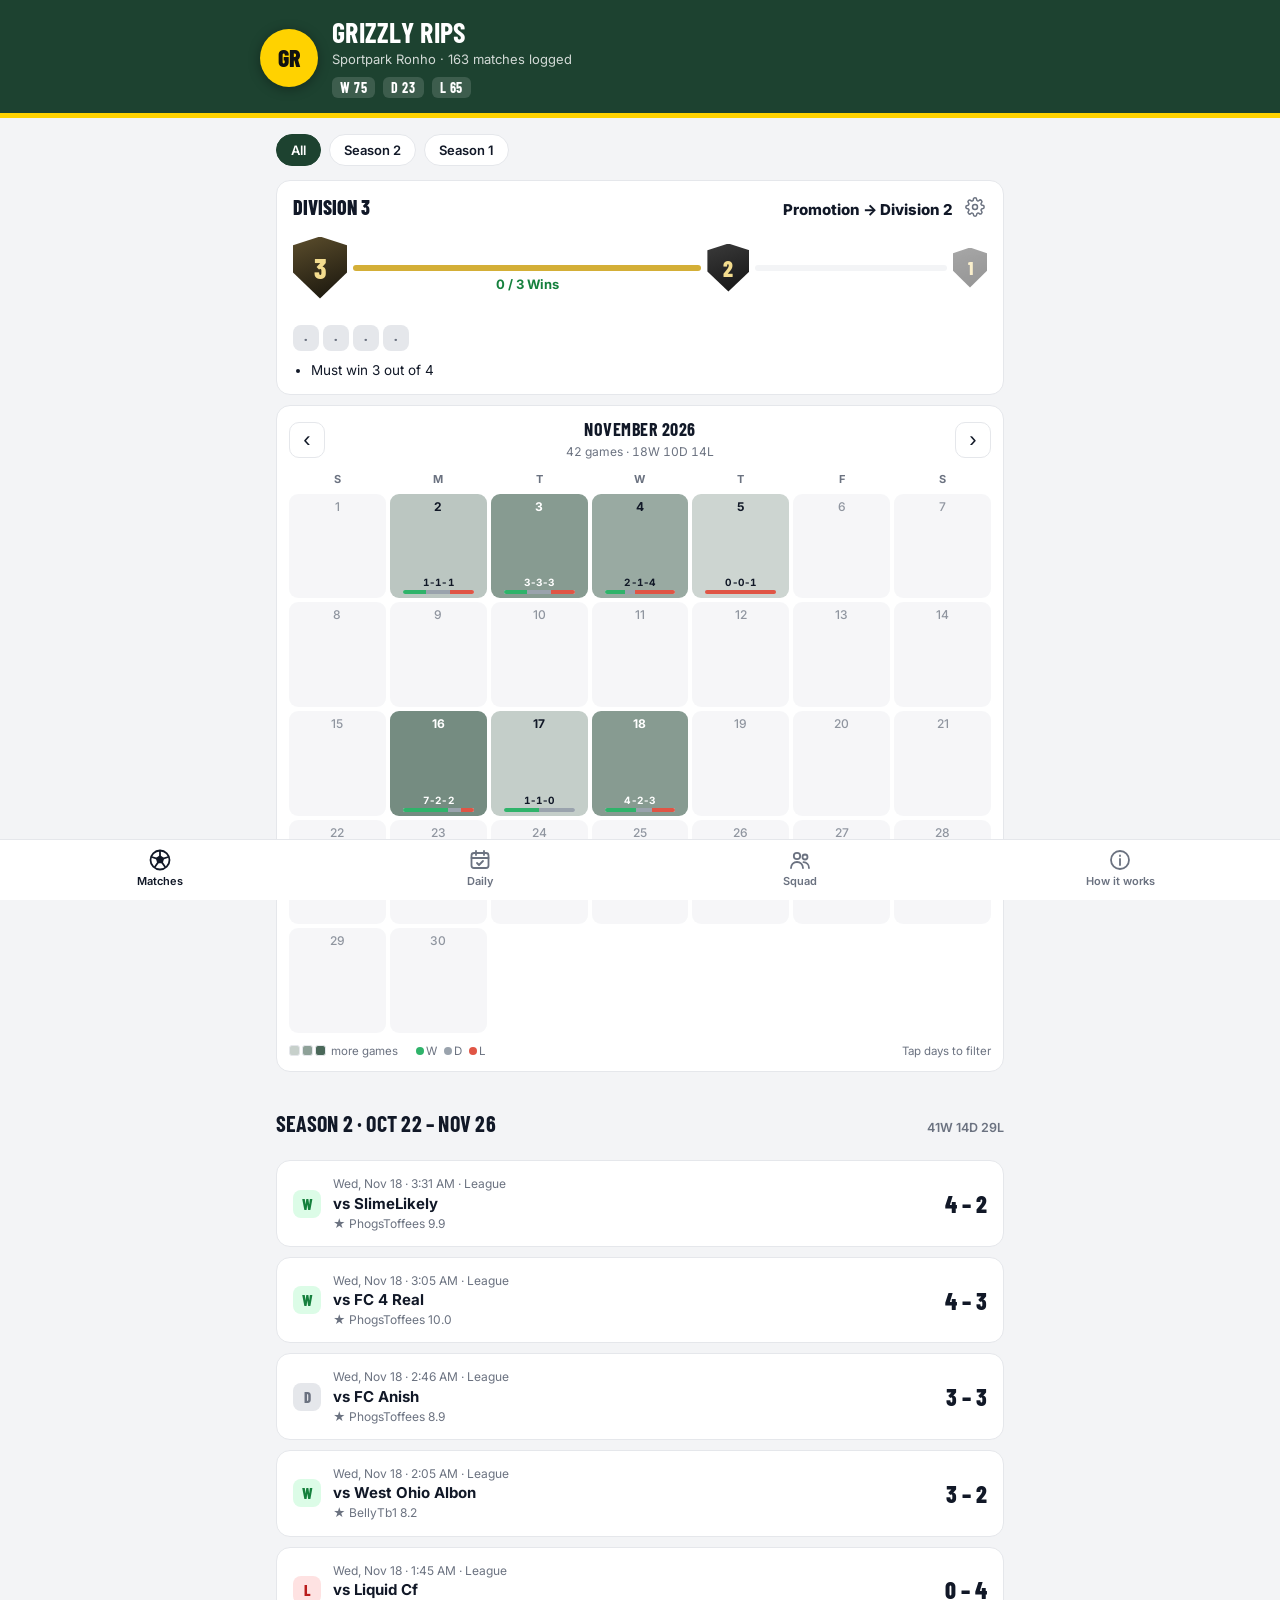
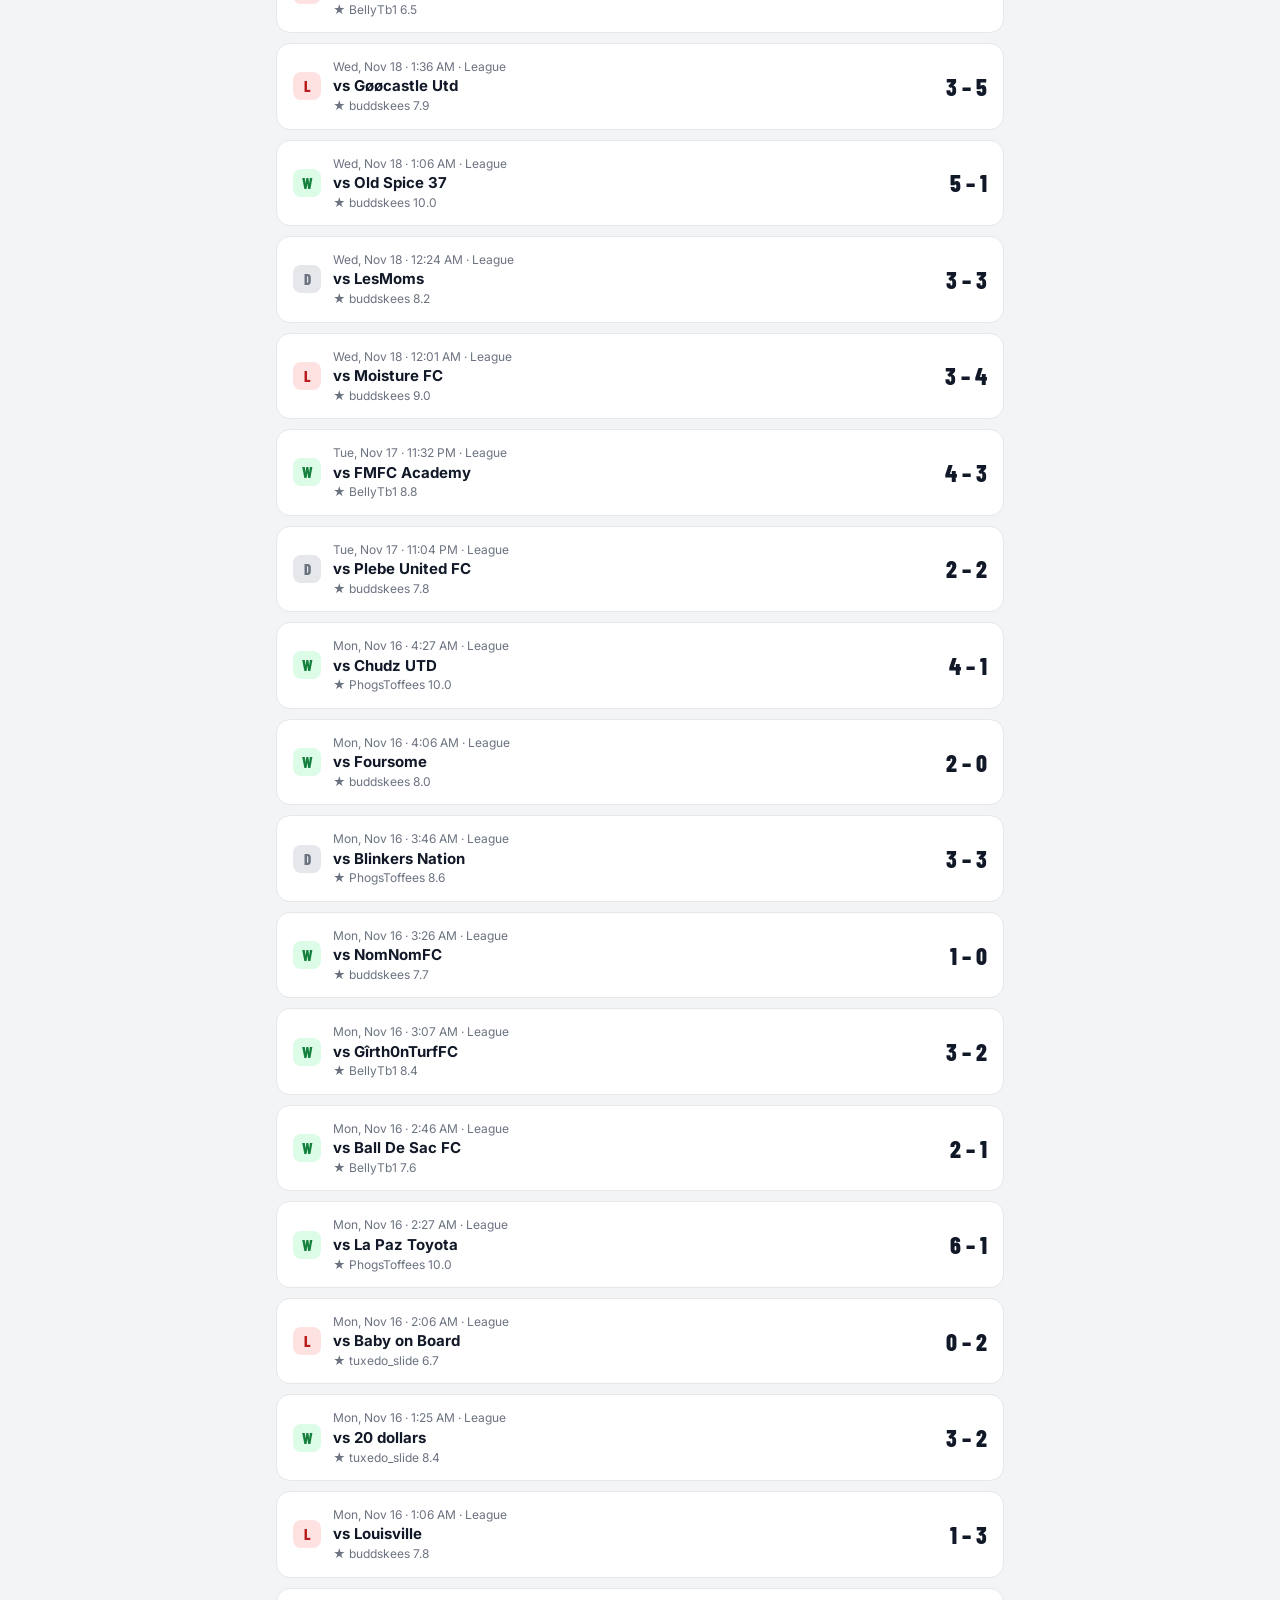
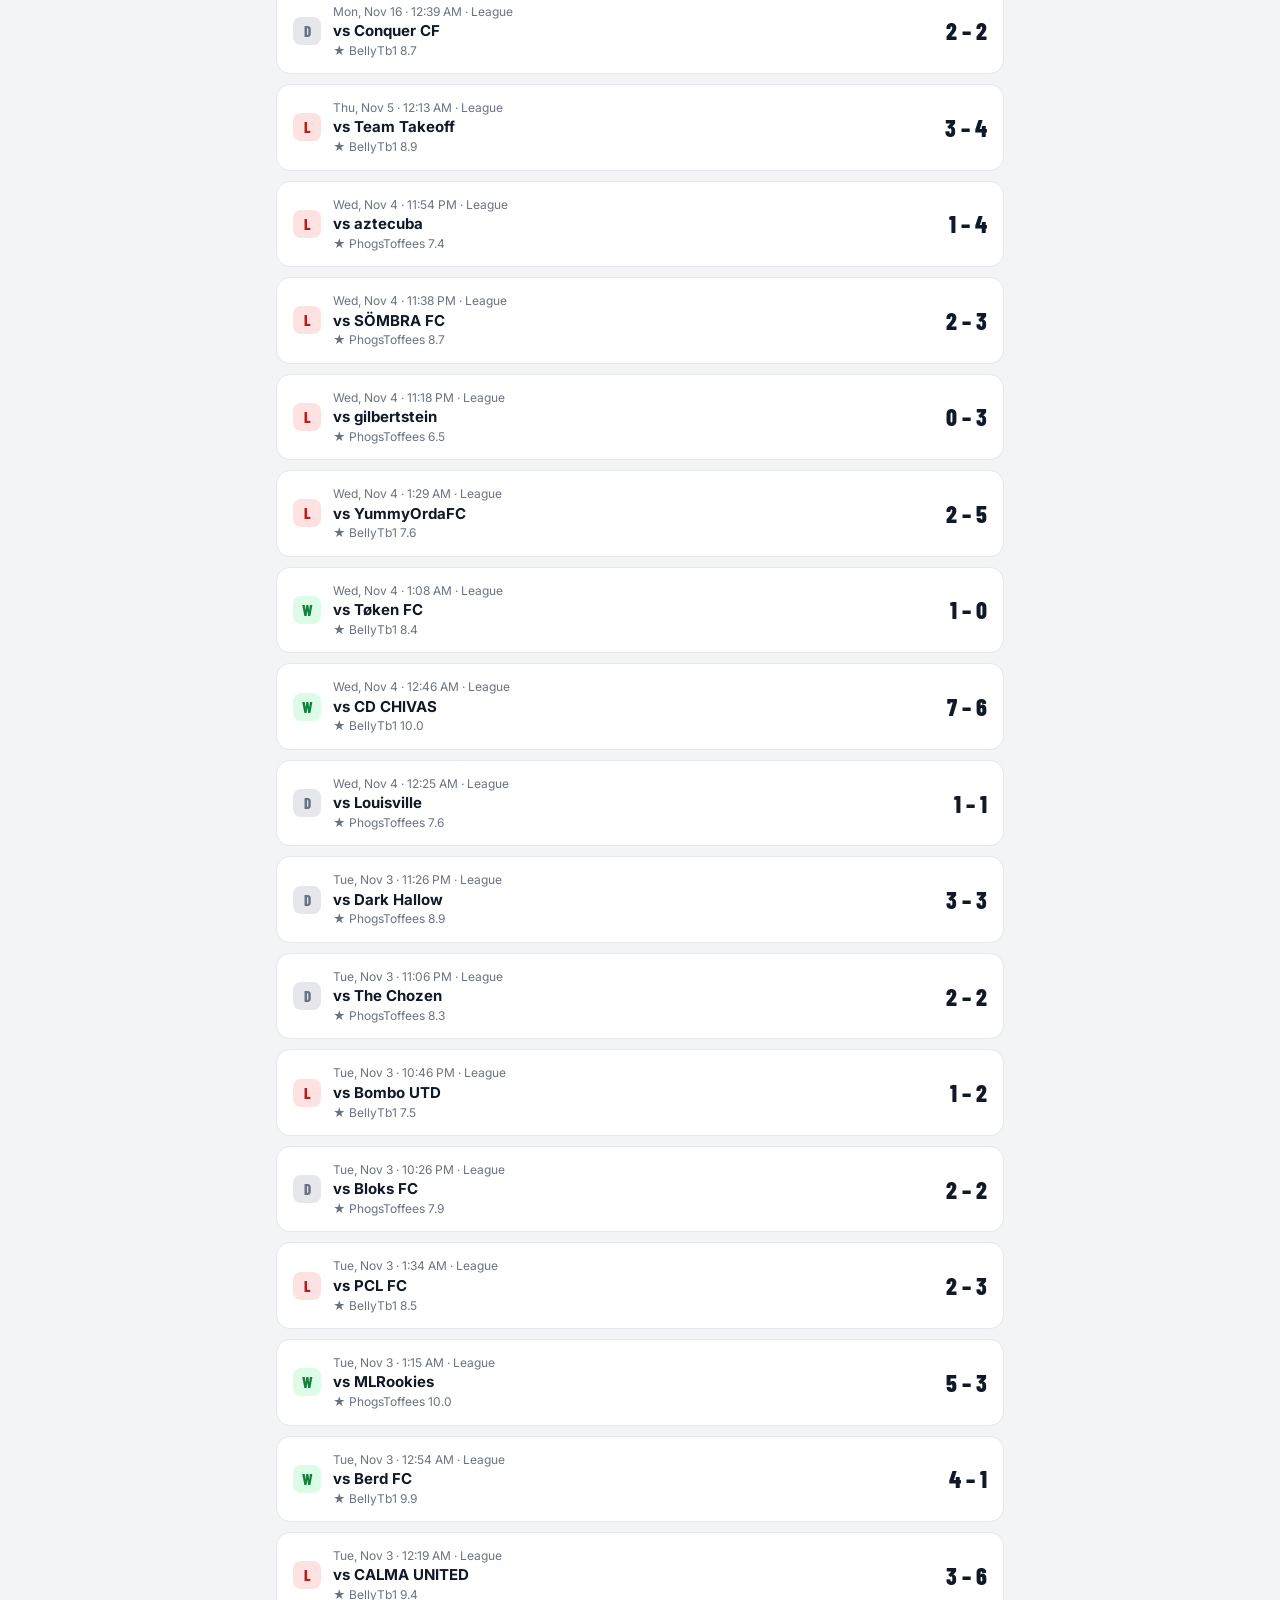
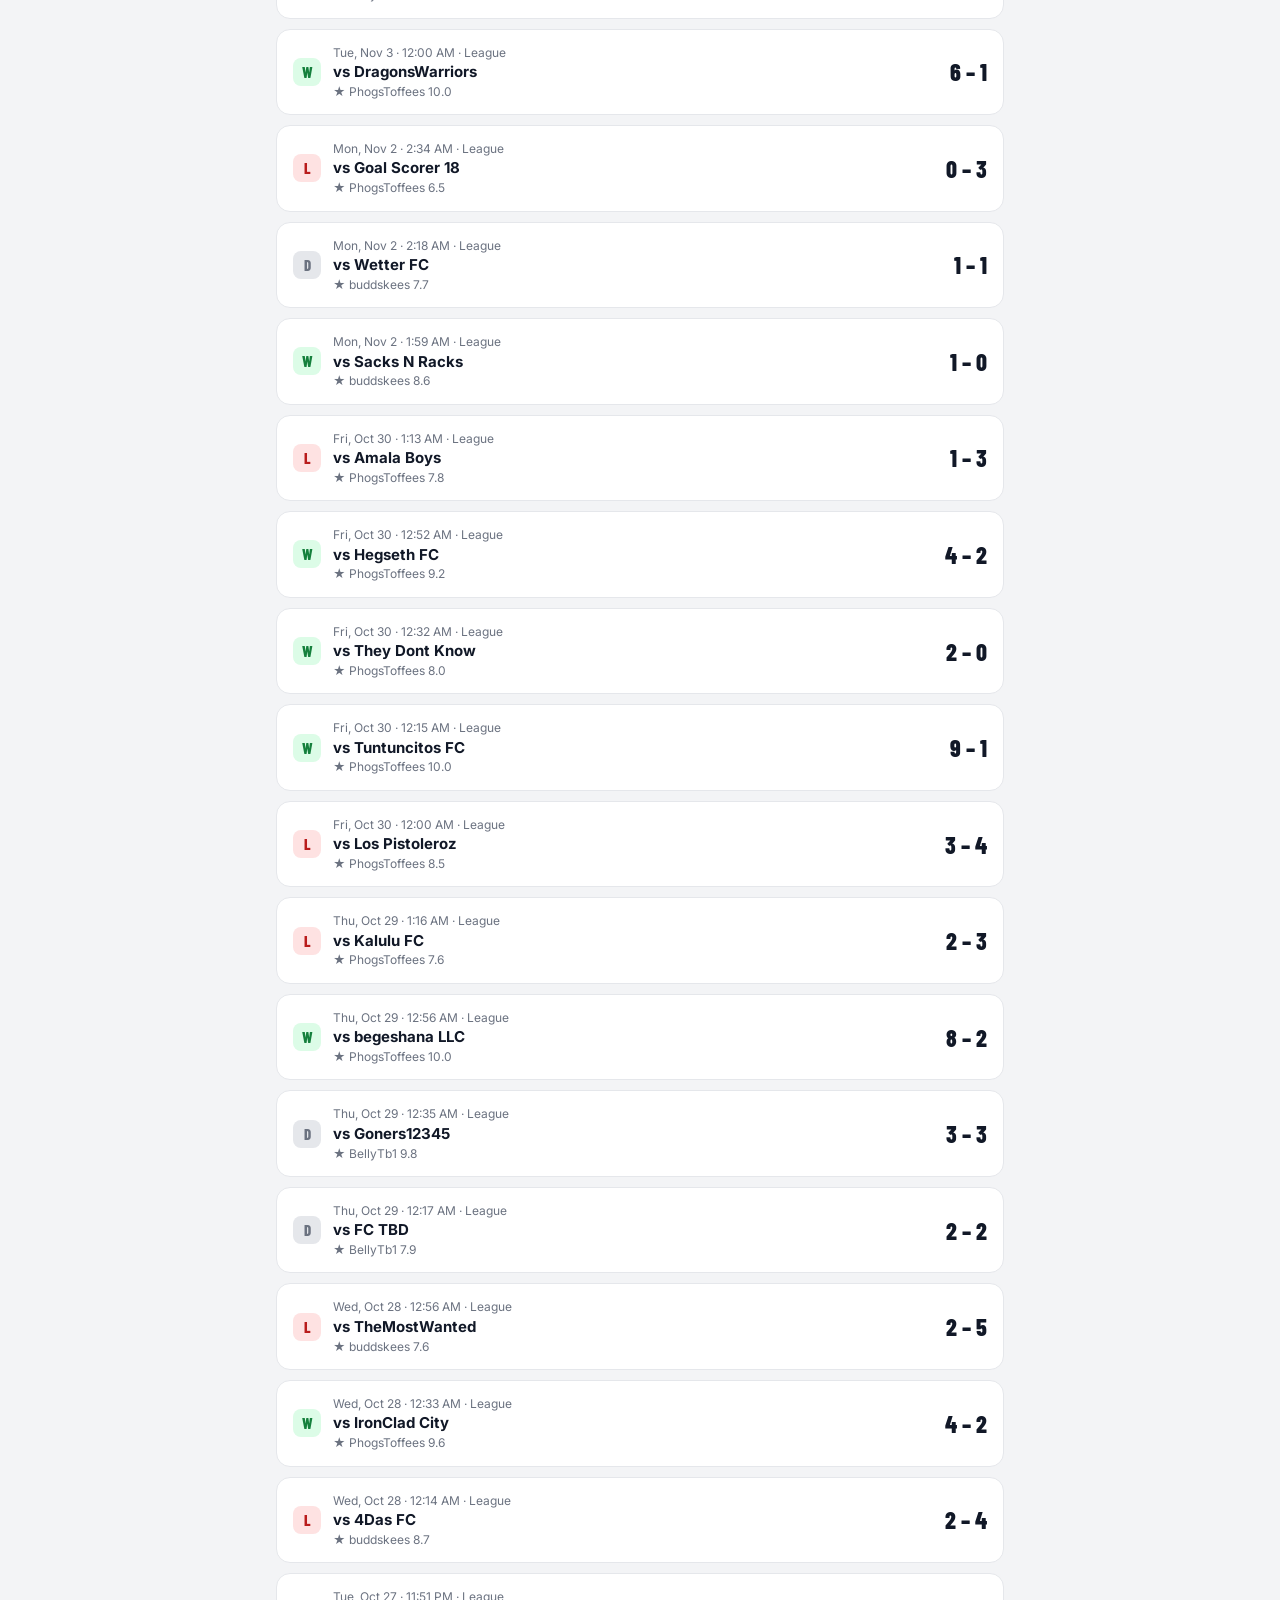
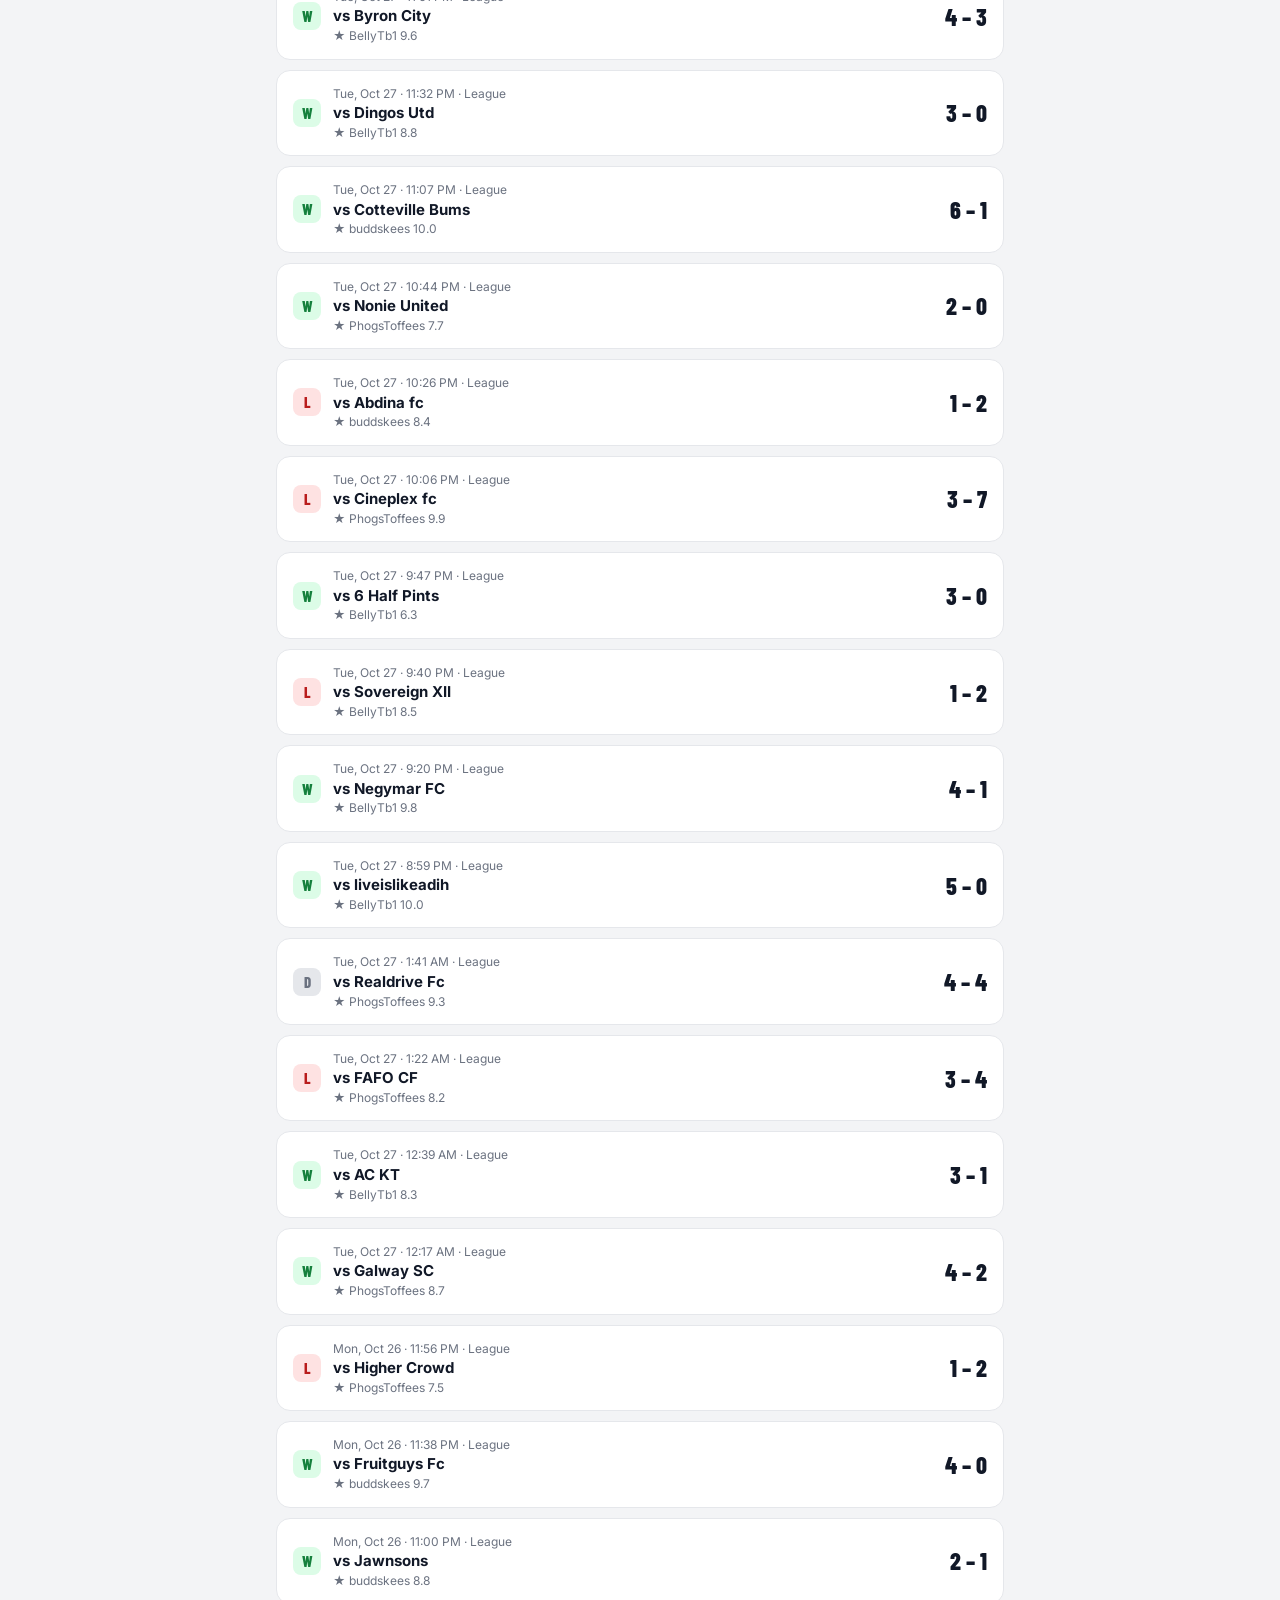
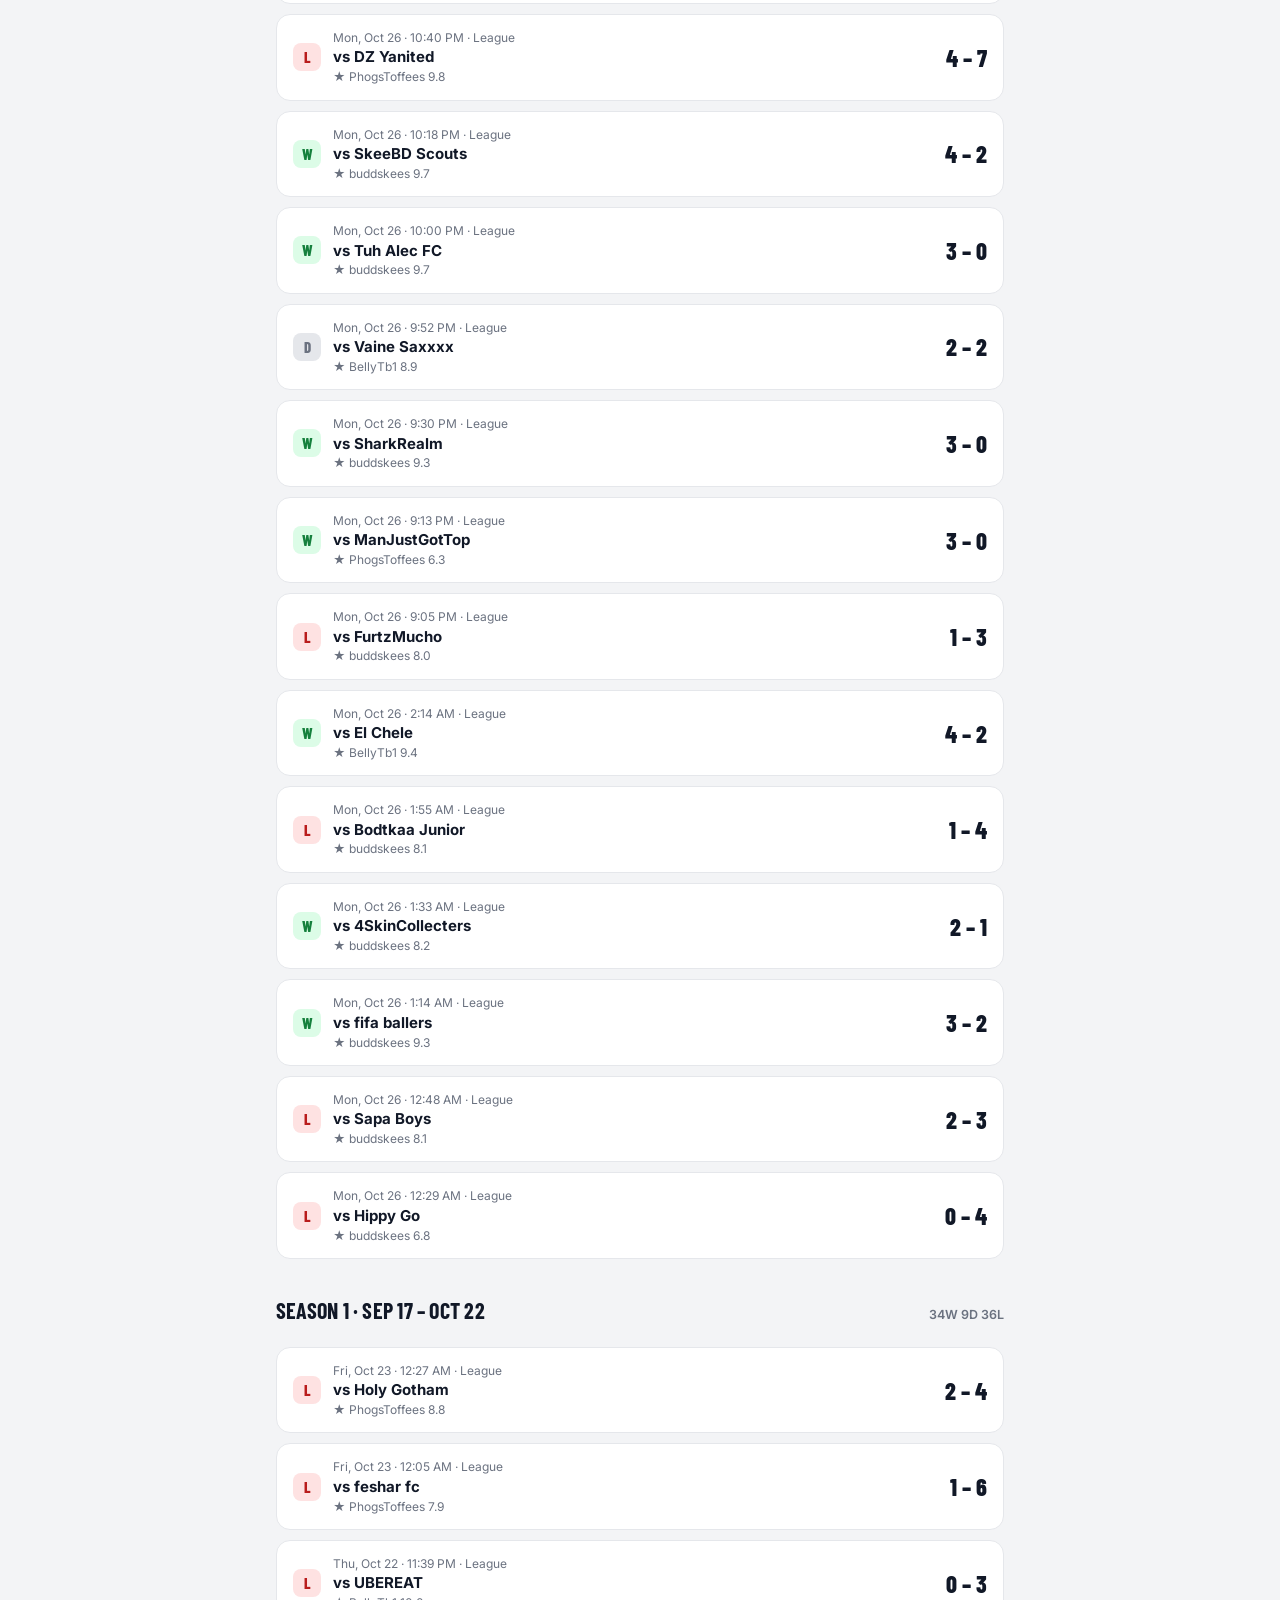
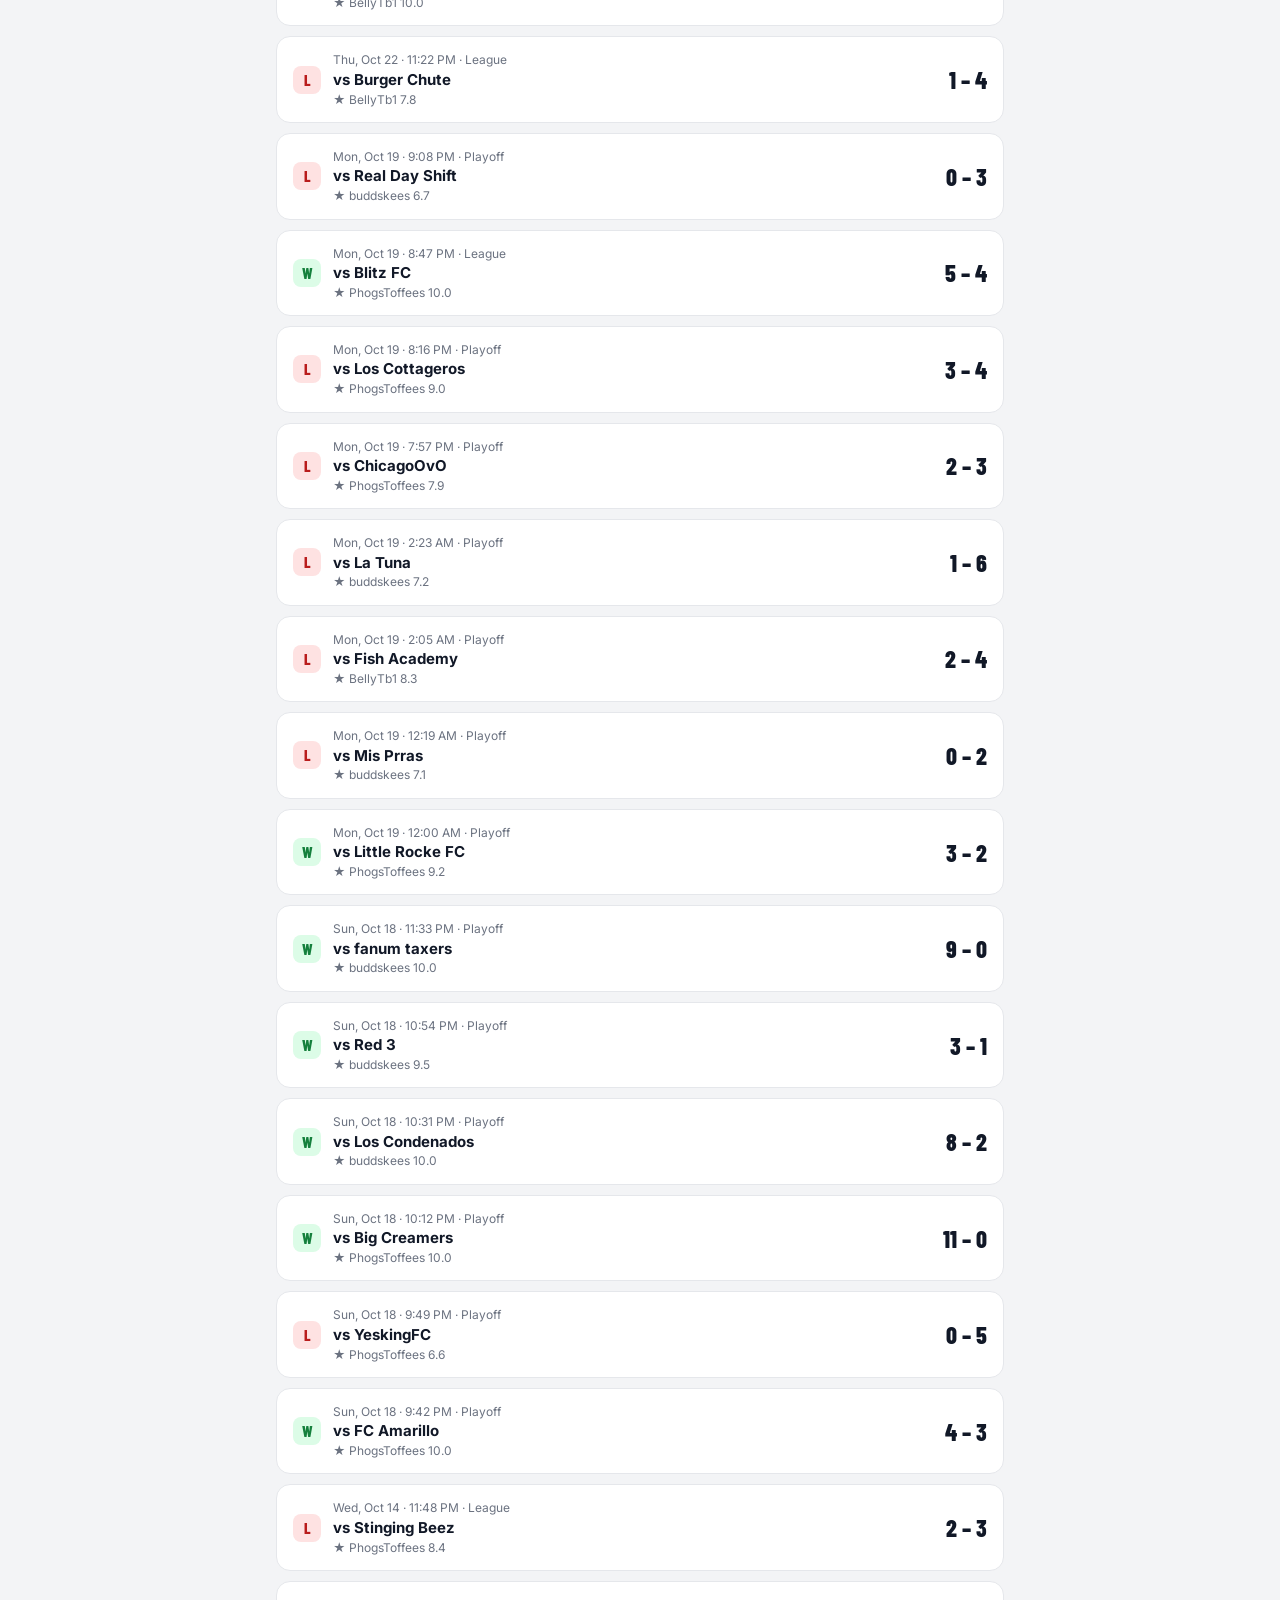
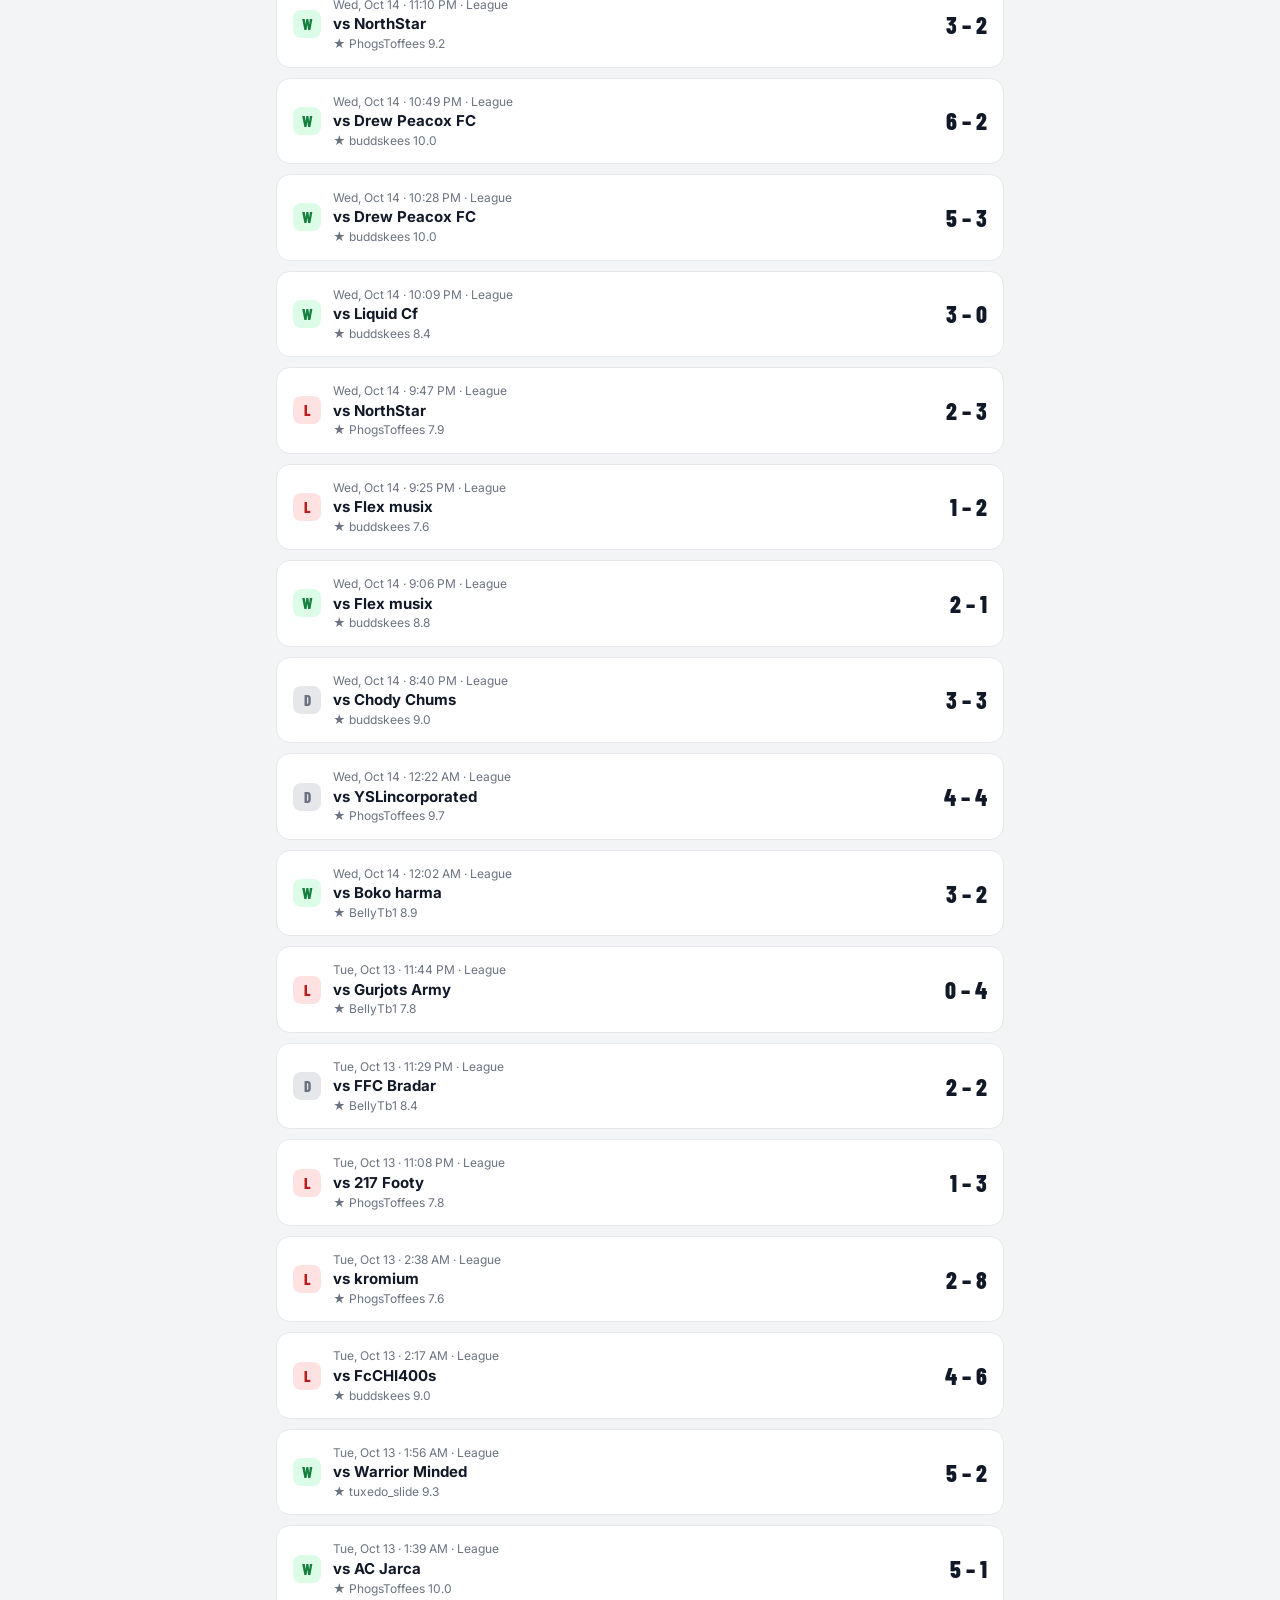
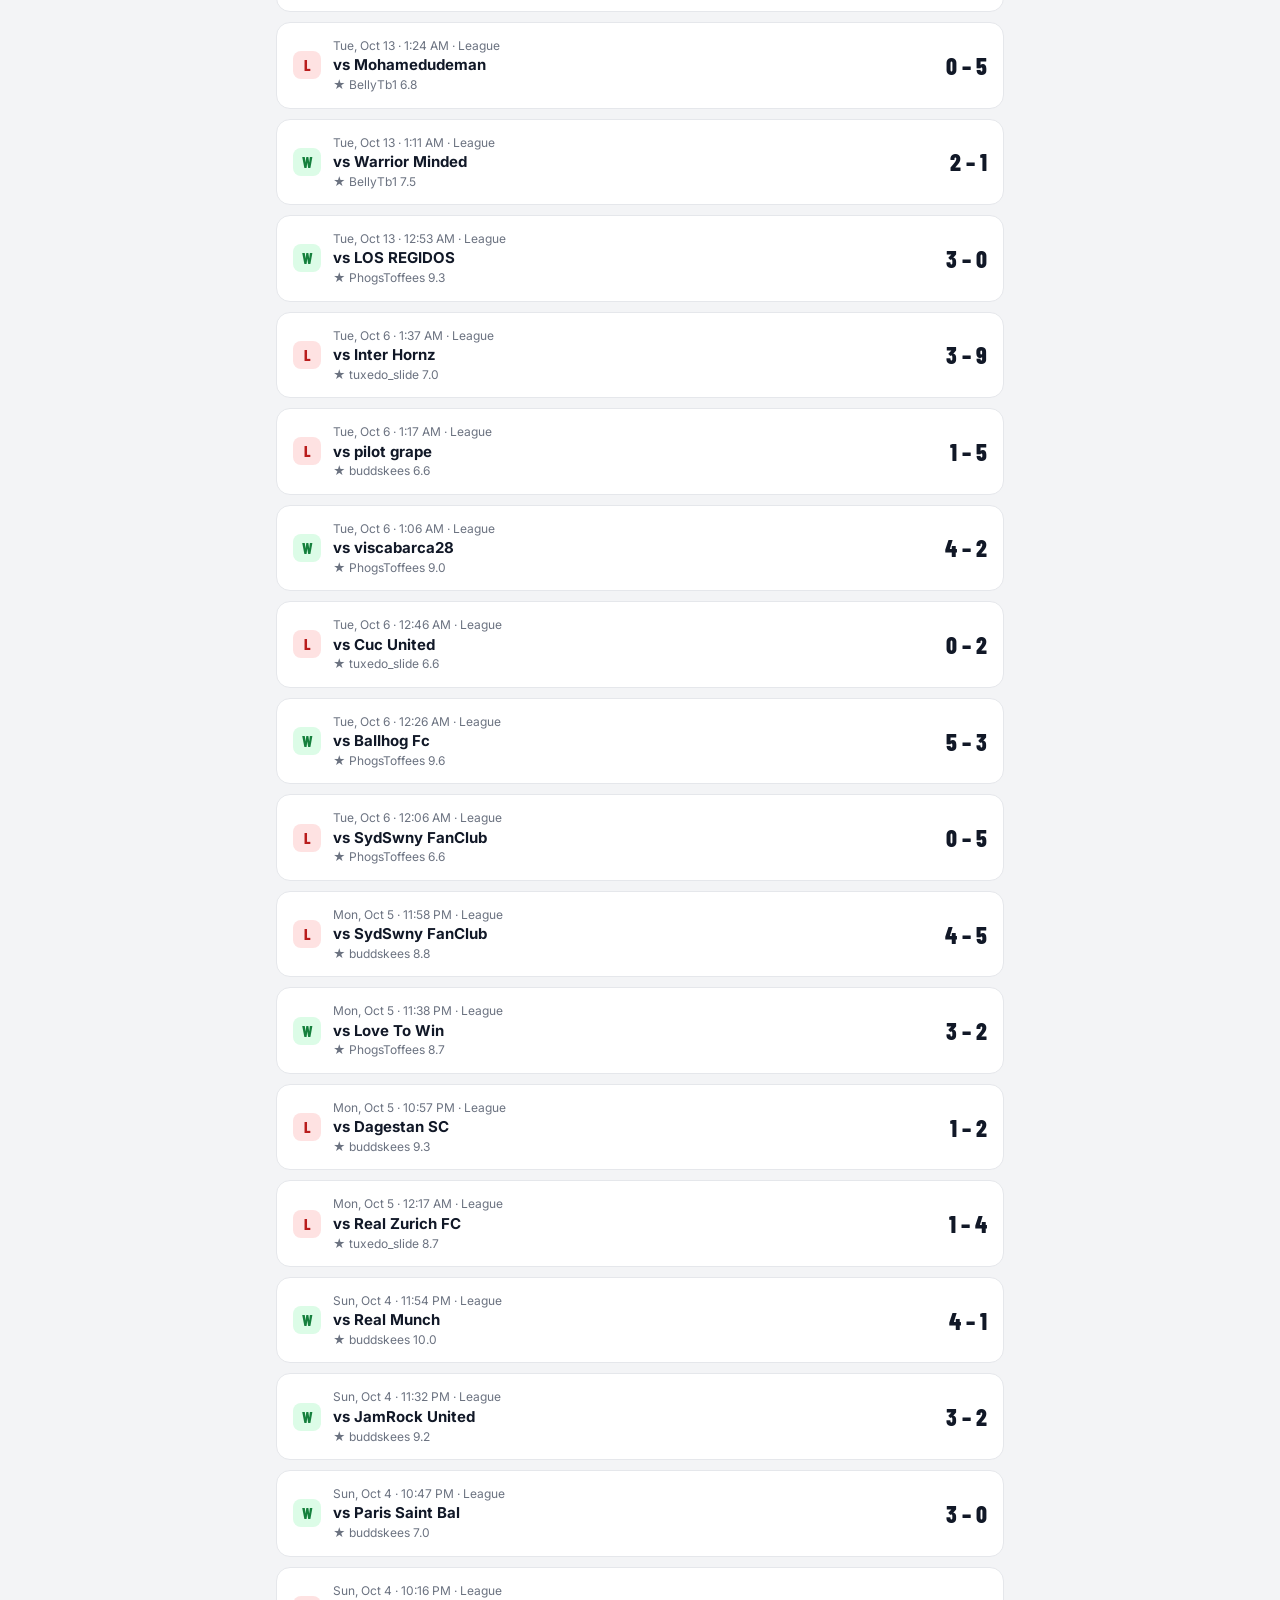
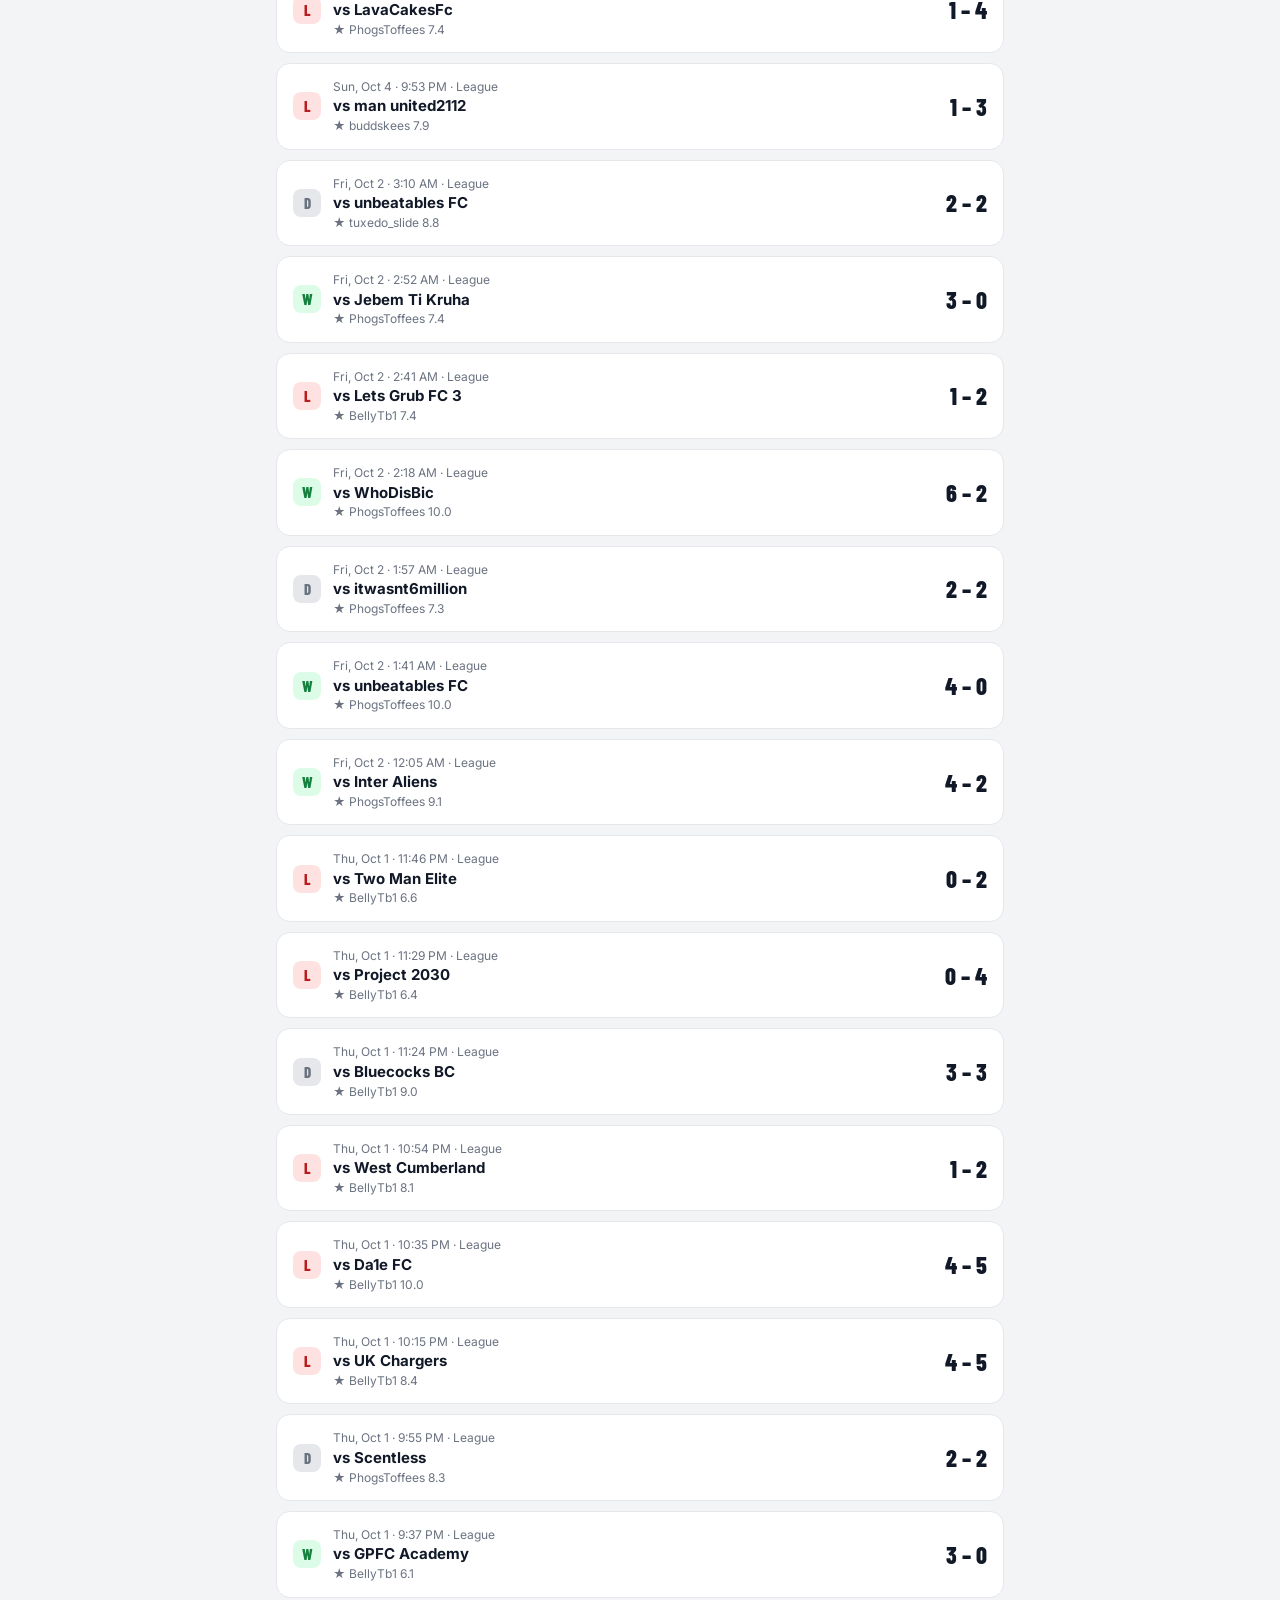
<file: docs/index.html>
<!doctype html>
<html lang="en">
<head>
  <meta charset="utf-8">
  <meta http-equiv="Cache-Control" content="no-cache">
  <meta name="viewport" content="width=device-width, initial-scale=1, viewport-fit=cover">
  <meta name="theme-color" content="#1d4230">
  <meta name="apple-mobile-web-app-capable" content="yes">
  <meta name="apple-mobile-web-app-title" content="Grizzly Rips">
  <title>Grizzly Rips · Match Centre</title>
  <link rel="manifest" href="manifest.json">
  <link rel="preconnect" href="https://fonts.googleapis.com">
  <link href="https://fonts.googleapis.com/css2?family=Barlow+Condensed:wght@600;700;800&family=Inter:wght@400;500;600;700&display=swap" rel="stylesheet">
  <link rel="stylesheet" href="styles.css?v=6f57d2897d">
</head>
<body>
  <header class="masthead" id="masthead"></header>
  <main id="app" aria-live="polite"><div class="loading">Loading…</div></main>
  <nav class="tabbar" id="tabbar">
    <a href="#/" data-tab="matches"><svg viewBox="0 0 24 24" aria-hidden="true"><circle cx="12" cy="12" r="9.5"/><path d="M12 8.3l3.2 2.3-1.2 3.8h-4l-1.2-3.8z" fill="currentColor"/><path d="M12 8.3V2.6M15.2 10.6l5-1.6M14 14.4l3 4.3M10 14.4l-3 4.3M8.8 10.6l-5-1.6"/></svg><span>Matches</span></a>
    <a href="#/daily" data-tab="daily"><svg viewBox="0 0 24 24"><rect x="3.5" y="5" width="17" height="15" rx="2.5"/><path d="M3.5 10h17M8 3v4M16 3v4"/><path d="M9 15l2 2 4-4"/></svg><span>Daily</span></a>
    <a href="#/squad" data-tab="squad"><svg viewBox="0 0 24 24"><circle cx="9" cy="8" r="3.2"/><path d="M3 20c0-3.5 2.7-6 6-6s6 2.5 6 6"/><circle cx="17" cy="9" r="2.5"/><path d="M15.5 14.2c3 .2 5.5 2.4 5.5 5.8"/></svg><span>Squad</span></a>
    <a href="#/about" data-tab="about"><svg viewBox="0 0 24 24"><circle cx="12" cy="12" r="9"/><path d="M12 11v6M12 7.5v.5"/></svg><span>How it works</span></a>
  </nav>
  <script src="app.js?v=6f57d2897d"></script>
</body>
</html>
</file>
<file: docs/styles.css>
:root {
  --primary: #0b1f3a;
  --secondary: #e5b73b;
  --on-primary: #fff;
  --on-secondary: #111;
  --bg: #f3f4f6;
  --card: #ffffff;
  --ink: #111827;
  --muted: #6b7280;
  --line: #e5e7eb;
  --good: #15803d;
  --good-bg: #dcfce7;
  --bad: #b91c1c;
  --bad-bg: #fee2e2;
  --draw: #6b7280;
  --draw-bg: #e5e7eb;
  --radius: 14px;
  --display: "Barlow Condensed", "Arial Narrow", system-ui, sans-serif;
  --body: Inter, system-ui, -apple-system, sans-serif;
}
@media (prefers-color-scheme: dark) {
  :root:not([data-theme="light"]) {
    --bg: #0b0d12; --card: #161a22; --ink: #f3f4f6; --muted: #9ca3af; --line: #262b36;
    --good: #4ade80; --good-bg: #12301f; --bad: #f87171; --bad-bg: #3a1618; --draw: #cbd5e1; --draw-bg: #262b36;
  }
}
:root[data-theme="dark"] {
  --bg: #0b0d12; --card: #161a22; --ink: #f3f4f6; --muted: #9ca3af; --line: #262b36;
  --good: #4ade80; --good-bg: #12301f; --bad: #f87171; --bad-bg: #3a1618; --draw: #cbd5e1; --draw-bg: #262b36;
}

* { box-sizing: border-box; }
html { -webkit-text-size-adjust: 100%; }
body {
  margin: 0; background: var(--bg); color: var(--ink); font: 15px/1.45 var(--body);
  padding-bottom: calc(72px + env(safe-area-inset-bottom));
}
a { color: inherit; text-decoration: none; }
h1, h2, h3 { font-family: var(--display); letter-spacing: .01em; margin: 0; text-transform: uppercase; }
h2 { font-size: 22px; margin: 26px 0 10px; }
h3 { font-size: 17px; }
main { max-width: 760px; margin: 0 auto; padding: 0 16px; }
.loading, .empty { text-align: center; color: var(--muted); padding: 60px 0; }

/* masthead */
.masthead {
  background: var(--primary); color: var(--on-primary);
  padding: calc(18px + env(safe-area-inset-top)) 16px 20px; position: relative; overflow: hidden;
}
.masthead::after {
  content: ""; position: absolute; inset: auto 0 0 0; height: 5px; background: var(--secondary);
}
.masthead .inner { max-width: 760px; margin: 0 auto; display: flex; gap: 14px; align-items: center; }
.crest { width: 58px; height: 58px; flex: none; object-fit: contain; filter: drop-shadow(0 2px 6px rgba(0,0,0,.35)); }
.crest.fallback {
  display: grid; place-items: center; border-radius: 50%; background: var(--secondary); color: var(--on-secondary);
  font: 800 24px var(--display);
}
.masthead h1 { font-size: 28px; line-height: 1; }
.masthead .sub { opacity: .8; font-size: 13px; margin-top: 4px; }
.record { display: flex; gap: 8px; margin-top: 8px; font: 700 14px var(--display); letter-spacing: .04em; }
.record span { background: rgba(255,255,255,.14); padding: 2px 8px; border-radius: 6px; }

/* tabbar */
.tabbar {
  position: fixed; left: 0; right: 0; bottom: 0; display: flex; background: var(--card);
  border-top: 1px solid var(--line); padding-bottom: env(safe-area-inset-bottom); z-index: 10;
}
.tabbar a { flex: 1; display: flex; flex-direction: column; align-items: center; gap: 2px; padding: 8px 0 10px; font-size: 11px; color: var(--muted); font-weight: 600; }
.tabbar svg { width: 24px; height: 24px; fill: none; stroke: currentColor; stroke-width: 1.8; stroke-linecap: round; stroke-linejoin: round; }
.tabbar a.active { color: var(--ink); }
.tabbar a.active svg { stroke: var(--ink); }

/* chips */
.chips { display: flex; gap: 8px; overflow-x: auto; padding: 16px 0 4px; scrollbar-width: none; }
.chips::-webkit-scrollbar { display: none; }
.chip {
  flex: none; border: 1px solid var(--line); background: var(--card); color: var(--ink);
  padding: 7px 14px; border-radius: 999px; font: 600 13px var(--body); cursor: pointer;
}
.chip.on { background: var(--primary); color: var(--on-primary); border-color: var(--primary); }

/* cards */
.card { background: var(--card); border-radius: var(--radius); border: 1px solid var(--line); padding: 14px 16px; margin: 10px 0; }
.season-head { display: flex; justify-content: space-between; align-items: baseline; }
.season-head small { color: var(--muted); font-weight: 600; }
.match-row { display: flex; align-items: center; gap: 12px; }
.match-row .when { color: var(--muted); font-size: 12px; }
.match-row .opp { font-weight: 700; }
.match-row .top { font-size: 12px; color: var(--muted); }
.match-row .score { margin-left: auto; font: 800 24px var(--display); white-space: nowrap; }
.pill { display: inline-grid; place-items: center; width: 28px; height: 28px; border-radius: 8px; font: 800 15px var(--display); flex: none; }
.pill.W { background: var(--good-bg); color: var(--good); }
.pill.L { background: var(--bad-bg); color: var(--bad); }
.pill.D { background: var(--draw-bg); color: var(--draw); }

/* scoreboard */
.scoreboard { text-align: center; padding: 20px 16px; }
.scoreboard .teams { display: grid; grid-template-columns: 1fr auto 1fr; align-items: center; gap: 10px; }
.scoreboard .team { font: 700 16px var(--display); text-transform: uppercase; }
.scoreboard .big { font: 800 44px var(--display); letter-spacing: .04em; }
.scoreboard .meta { color: var(--muted); font-size: 12px; margin-top: 6px; }
.team-stats { display: grid; grid-template-columns: repeat(4, 1fr); gap: 8px; margin-top: 14px; }
.team-stats div { background: var(--bg); border-radius: 10px; padding: 8px 4px; }
.team-stats b { display: block; font: 800 20px var(--display); }
.team-stats span { font-size: 11px; color: var(--muted); }

/* player card */
.pcard { padding: 0; overflow: hidden; }
.pcard summary { list-style: none; display: flex; gap: 12px; align-items: center; padding: 14px 16px; cursor: pointer; }
.pcard summary::-webkit-details-marker { display: none; }
.rating {
  width: 52px; height: 52px; border-radius: 12px; display: grid; place-items: center; flex: none;
  font: 800 23px var(--display); color: #fff;
}
.pname { font-weight: 700; font-size: 16px; }
.ppos { font-size: 12px; color: var(--muted); }
.cap { text-transform: capitalize; }
.headline { font-size: 13px; color: var(--muted); margin-top: 2px; }
.chev { margin-left: auto; color: var(--muted); transition: transform .2s; flex: none; }
details[open] .chev { transform: rotate(180deg); }
.pbody { padding: 0 16px 16px; border-top: 1px solid var(--line); }
.statgrid { display: grid; grid-template-columns: repeat(3, 1fr); gap: 8px; margin-top: 14px; }
.stat { background: var(--bg); border-radius: 10px; padding: 8px 10px; }
.stat b { display: block; font: 800 20px var(--display); }
.stat span { font-size: 11px; color: var(--muted); }
.stat em { display: block; font-style: normal; font-size: 11px; color: var(--muted); }

.section-label { font: 700 13px var(--display); text-transform: uppercase; letter-spacing: .06em; color: var(--muted); margin: 18px 0 8px; }
.note { border-left: 3px solid; padding: 6px 0 6px 12px; margin: 8px 0; }
.note.good { border-color: var(--good); }
.note.bad { border-color: var(--bad); }
.note b { display: block; }
.note small { color: var(--muted); display: block; }
.tips { margin: 6px 0 0; padding-left: 18px; font-size: 13.5px; }
.tips li { margin: 4px 0; }

/* rating drivers */
.drivers { display: grid; gap: 6px; }
.driver { display: grid; grid-template-columns: 1fr 120px 44px; align-items: center; gap: 8px; font-size: 13px; }
.driver .bar { position: relative; height: 10px; background: var(--bg); border-radius: 5px; }
.driver .bar::before { content: ""; position: absolute; left: 50%; top: -2px; bottom: -2px; width: 1px; background: var(--muted); opacity: .5; }
.driver .fill { position: absolute; top: 0; bottom: 0; border-radius: 5px; }
.driver .fill.pos { left: 50%; background: var(--good); }
.driver .fill.neg { right: 50%; background: var(--bad); }
.driver .val { text-align: right; font-weight: 700; font-variant-numeric: tabular-nums; }
.driver .val.pos { color: var(--good); }
.driver .val.neg { color: var(--bad); }
.model-note { font-size: 12px; color: var(--muted); margin-top: 8px; }

/* squad */
.squad-row { display: flex; align-items: center; gap: 12px; }
.squad-row .meta { font-size: 12px; color: var(--muted); }
.trend { margin-left: auto; font-size: 12px; font-weight: 700; }
.trend.up { color: var(--good); } .trend.down { color: var(--bad); }

/* profile */
.profile-head { display: flex; gap: 14px; align-items: center; margin-top: 18px; }
.profile-head h1 { font-size: 30px; }
.chart { width: 100%; height: auto; display: block; }
.chart text { fill: var(--muted); font: 11px var(--body); }
.progress { height: 8px; background: var(--bg); border-radius: 4px; overflow: hidden; margin: 10px 0 4px; }
.progress div { height: 100%; background: var(--secondary); }
.theme { padding: 12px 0; border-top: 1px solid var(--line); }
.theme:first-of-type { border-top: 0; }
.tag { display: inline-block; font-size: 11px; font-weight: 700; border-radius: 6px; padding: 1px 7px; margin-left: 6px; vertical-align: 2px; }
.tag.improving { background: var(--good-bg); color: var(--good); }
.tag.worsening { background: var(--bad-bg); color: var(--bad); }
.tag.steady { background: var(--draw-bg); color: var(--draw); }
.log-row { display: flex; gap: 10px; align-items: center; padding: 8px 0; border-top: 1px solid var(--line); font-size: 14px; }
.log-row:first-child { border-top: 0; }
.log-row .r { margin-left: auto; font-weight: 700; }
.back { display: inline-block; margin-top: 14px; font-weight: 600; color: var(--muted); }
.about p { color: var(--ink); }
.about li { margin: 6px 0; }

.band { display: inline-block; margin-top: 4px; font-size: 11px; font-weight: 700; padding: 1px 7px; border-radius: 6px; background: var(--draw-bg); color: var(--draw); }
.band-top { background: var(--good-bg); color: var(--good); }
.band-bottom { background: var(--bad-bg); color: var(--bad); }

/* calendar */
.cal { padding: 12px; }
.cal-head { display: flex; align-items: center; justify-content: space-between; gap: 8px; margin-bottom: 10px; text-align: center; }
.cal-head b { display: block; font: 700 18px var(--display); text-transform: uppercase; letter-spacing: .03em; }
.cal-head small { color: var(--muted); font-size: 12px; font-variant-numeric: tabular-nums; }
.cal-nav { width: 36px; height: 36px; border-radius: 10px; border: 1px solid var(--line); background: var(--card); color: var(--ink); font-size: 22px; line-height: 1; cursor: pointer; }
.cal-nav:disabled { opacity: .3; cursor: default; }
.cal-grid { display: grid; grid-template-columns: repeat(7, minmax(0, 1fr)); gap: 4px; }
.cal-dow { text-align: center; font-size: 11px; font-weight: 700; color: var(--muted); padding-bottom: 2px; }
.cal-day { position: relative; aspect-ratio: 1 / 1.08; border-radius: 9px; display: flex; flex-direction: column; align-items: center; justify-content: flex-start;
  padding: 4px 2px 3px; font: 600 12px var(--body); color: var(--ink); background: var(--bg); border: 1.5px solid transparent; min-width: 0; }
.cal-day.blank { background: transparent; }
.cal-day.empty { color: var(--muted); opacity: .75; }
.cal-day.empty b { font-weight: 500; }
.cal-day.has { cursor: pointer; background: color-mix(in srgb, var(--primary) var(--heat), var(--card)); }
.cal-day.has.dark { color: var(--on-primary); }
.cal-day.on { border-color: var(--secondary); box-shadow: 0 0 0 2px var(--secondary); }
.cal-day.today b { text-decoration: underline; text-underline-offset: 2px; }
.cal-day:focus-visible { outline: 2px solid var(--secondary); outline-offset: 1px; }
.cal-rec { font-size: 10px; font-weight: 700; margin-top: auto; font-variant-numeric: tabular-nums; letter-spacing: .02em; }
.cal-bar { display: flex; width: 78%; height: 4px; border-radius: 2px; overflow: hidden; margin-top: 2px; background: var(--line); }
.cal-bar .seg.W, .dot.W { background: #2fb36a; }
.cal-bar .seg.D, .dot.D { background: #9aa3ad; }
.cal-bar .seg.L, .dot.L { background: #e05545; }
.cal-season { order: 2; margin-top: 2px; font: 800 8.5px var(--body); font-style: normal; color: var(--secondary); background: var(--primary); border-radius: 3px; padding: 0 3px; line-height: 12px; }
.cal-day b { order: 1; }
.cal-rec { order: 3; }
.cal-bar { order: 4; }
.cal-legend { display: flex; flex-wrap: wrap; gap: 6px 14px; align-items: center; margin-top: 10px; font-size: 11.5px; color: var(--muted); }
.cal-legend .sw { display: inline-block; width: 11px; height: 11px; border-radius: 3px; margin-right: 2px; vertical-align: -1px; background: color-mix(in srgb, var(--primary) var(--heat), var(--card)); border: 1px solid var(--line); }
.cal-legend .dot { display: inline-block; width: 8px; height: 8px; border-radius: 50%; margin: 0 2px 0 4px; }
.cal-hint { margin-left: auto; }
.selection { display: flex; align-items: center; justify-content: space-between; gap: 10px; background: var(--card); border: 1.5px solid var(--secondary); border-radius: var(--radius); padding: 10px 14px; margin: 10px 0; }
.selection b { display: block; }
.selection span { font-size: 13px; color: var(--muted); }

/* coach voice */
.coach-say { font-size: 14.5px; line-height: 1.5; margin: 12px 0 0; }
.coach-say.closer { font-style: italic; margin-top: 16px; }
.coach-say.closer span { font-style: normal; font-weight: 700; color: var(--muted); }
.say { margin: 3px 0 2px; font-size: 14px; }
.drill-label { font: 700 11px var(--display); text-transform: uppercase; letter-spacing: .08em; color: var(--muted); margin-top: 8px; }
.talk { border-top: 4px solid var(--secondary); }
.talk-head { display: flex; gap: 10px; align-items: flex-start; }
.talk-head .whistle { font-size: 24px; line-height: 1; }
.talk-head .coach-say { margin-top: 4px; }
.talk-cols { display: grid; grid-template-columns: repeat(auto-fit, minmax(min(100%, 260px), 1fr)); gap: 4px 20px; }
.talk-list { margin: 0; padding-left: 20px; display: grid; gap: 8px; }
.talk-list li { padding-left: 2px; }
.talk-list b { display: block; font-size: 13px; }
.talk-list span { display: block; font-size: 14px; }
.talk-list em { display: block; font-style: normal; font-size: 12.5px; color: var(--muted); margin-top: 2px; }
.talk-list.good li::marker { color: var(--good); font-weight: 800; }
.talk-list.bad li::marker { color: var(--bad); font-weight: 800; }
.good-label { color: var(--good); }
.bad-label { color: var(--bad); }

.notes { list-style: none; margin: 0; padding: 0; display: grid; gap: 8px; }
.notes li { position: relative; padding-left: 22px; font-size: 14px; line-height: 1.45; }
.notes li::before { position: absolute; left: 0; top: 0; font-weight: 800; }
.notes li.good::before { content: "+"; color: var(--good); }
.notes li.bad::before { content: "–"; color: var(--bad); }
.drill { margin: 14px 0 0; padding: 10px 12px; background: var(--bg); border-radius: 10px; font-size: 13.5px; }

/* daily summary */
.grade-day { text-decoration: none; }
.cal-grade { margin-top: auto; font: 800 13px var(--display); letter-spacing: .02em; }
.ga { --g: #1f9d55; } .gb { --g: #5a9e1f; } .gc { --g: #c89a12; } .gd { --g: #d26a1e; } .gf { --g: #c0392b; }
.cal-day.grade-day { background: color-mix(in srgb, var(--g) 22%, var(--card)); }
.cal-day.grade-day .cal-grade { color: var(--g); }
.daily-head { display: flex; justify-content: space-between; gap: 12px; align-items: flex-start; }
.daily-head h2 { margin: 2px 0 4px; }
.eyebrow { font: 700 11px var(--display); text-transform: uppercase; letter-spacing: .08em; color: var(--muted); }
.grade { flex: none; width: 74px; height: 74px; border-radius: 16px; display: grid; place-items: center; align-content: center;
  background: var(--g); color: #fff; font: 800 34px var(--display); line-height: 1; }
.grade small { font: 700 10px var(--body); letter-spacing: .08em; text-transform: uppercase; opacity: .85; margin-bottom: 2px; }
.speech { margin-top: 14px; font-size: 15px; line-height: 1.6; }
.speech p { margin: 0 0 12px; }
.speech .sig { font-weight: 700; color: var(--muted); }
.keystats { margin: 0; padding-left: 18px; display: grid; gap: 4px; font-size: 14px; }
.table-card { background: var(--bg); border-radius: 12px; padding: 12px; }
.table-head { display: flex; justify-content: space-between; gap: 8px; flex-wrap: wrap; align-items: baseline; }
.table-head b { font: 700 18px var(--display); text-transform: uppercase; }
.table-head span { font-size: 13px; color: var(--muted); }
.pts-bar { position: relative; height: 14px; background: var(--line); border-radius: 7px; margin: 30px 0 10px; }
.pts-fill { position: absolute; inset: 0 auto 0 0; background: var(--primary); border-radius: 7px; }
.pts-max { position: absolute; top: 0; bottom: 0; background: repeating-linear-gradient(45deg, transparent 0 4px, color-mix(in srgb, var(--primary) 30%, transparent) 4px 7px); }
.mk { position: absolute; top: -6px; bottom: -6px; width: 2px; background: var(--ink); font-style: normal; }
.mk span { position: absolute; bottom: 100%; transform: translateX(-50%); white-space: nowrap; font-size: 10.5px; font-weight: 700; color: var(--muted); margin-bottom: 1px; }
.mk.hold span { transform: translateX(-80%); }
.mk.title span { transform: translateX(-20%); }
.mk.promo { background: var(--good); }
.mk.hold { background: var(--bad); }
.season-run { display: flex; gap: 4px; flex-wrap: wrap; margin: 6px 0 8px; }
.season-run .pill { width: 24px; height: 24px; font-size: 13px; }
.pill.todo { background: var(--line); color: var(--muted); }
.status { margin: 0; padding-left: 18px; font-size: 13.5px; display: grid; gap: 3px; }
.grade-day .cal-grade { order: 3; }
.mk.promo span { bottom: auto; top: 100%; margin: 2px 0 0; transform: translateX(-50%); }
.pts-bar { margin-bottom: 26px; }

/* league ladder (in-game style) */
.ladder { display: grid; gap: 10px; }
.lad-title { display: flex; justify-content: space-between; align-items: baseline; gap: 8px; flex-wrap: wrap; }
.lad-title b { font: 800 20px var(--display); text-transform: uppercase; }
.lad-title span { font-size: 13px; color: var(--muted); font-weight: 600; }
.lad-track { display: flex; align-items: center; gap: 6px; padding: 6px 0 16px; }
.shield { flex: none; width: 42px; height: 48px; display: grid; place-items: center; font: 800 22px var(--display);
  color: #f3dc8e; background: linear-gradient(160deg, #3a3a3a, #141414);
  clip-path: polygon(50% 0, 100% 14%, 100% 58%, 50% 100%, 0 58%, 0 14%); }
.shield.cur { width: 54px; height: 62px; font-size: 28px; background: linear-gradient(160deg, #5b4d2c, #17140c); }
.shield.ghost { opacity: .45; width: 34px; height: 40px; font-size: 18px; }
.lad-seg { position: relative; flex: 1; min-width: 0; }
.lad-seg.ghost { flex: .55; opacity: .45; }
.lad-bar { height: 6px; border-radius: 3px; background: var(--line); overflow: hidden; }
.lad-fill { height: 100%; background: var(--secondary); }
.lad-bar.danger .lad-fill { background: var(--bad); }
.lad-label { position: absolute; left: 50%; top: 10px; transform: translateX(-50%); white-space: nowrap; font-weight: 700; font-size: 13px; color: var(--good); }
.promo-pips { display: flex; align-items: center; gap: 4px; flex-wrap: wrap; }
.promo-pips .pill { width: 26px; height: 26px; }
.promo-pips small { margin-left: 6px; font-weight: 700; font-size: 13px; }
.lives { display: flex; align-items: center; gap: 3px; font-size: 18px; color: var(--line); }
.lives .on { color: var(--bad); }
.lives small { font-size: 12px; color: var(--muted); margin-left: 4px; }
.lad-hist { list-style: none; margin: 0; padding: 0; display: grid; gap: 4px; font-size: 13px; }
.lad-hist li { display: grid; grid-template-columns: 52px 1fr; gap: 6px; }
.lad-hist span { color: var(--muted); }

.chances { display: flex; gap: 8px; }
.chances span { width: 16px; height: 16px; border-radius: 50%; }
.chances .on { background: #3fa34d; }
.chances .off { background: #111; box-shadow: inset 0 0 0 1px var(--line); }

.lad-bar.gold { background: #d4af37; }
.lad-bar.gold .lad-fill { background: #d4af37; }
.lad-title span.promo-on { font-size: 15px; font-weight: 800; color: var(--ink); }

/* ladder editor */
.lad-title { position: relative; padding-right: 34px; }
.lad-gear { position: absolute; right: -4px; top: -4px; width: 32px; height: 32px; border-radius: 8px; border: 0; background: transparent; color: var(--muted); display: grid; place-items: center; cursor: pointer; }
.lad-gear svg { width: 20px; height: 20px; fill: none; stroke: currentColor; stroke-width: 1.8; stroke-linecap: round; }
.lad-gear:hover, .lad-gear:focus-visible { background: var(--bg); color: var(--ink); outline: none; }
.lad-edit { display: grid; gap: 12px; }
.ed-row { display: grid; grid-template-columns: minmax(0, 1fr) auto; gap: 10px; align-items: center; font-size: 14px; }
.ed-row > span { color: var(--muted); font-weight: 600; }
.ed-row select, .ed-row input { font: inherit; padding: 7px 10px; border: 1px solid var(--line); border-radius: 8px; background: var(--card); color: var(--ink); }
.ed-row input[type=number] { width: 72px; text-align: center; }
.seg-btns { display: flex; flex-wrap: wrap; gap: 6px; justify-content: flex-end; }
.seg-btns button, .stepper button, .ed-actions button { font: 600 13px var(--body); padding: 7px 11px; border-radius: 8px; border: 1px solid var(--line); background: var(--card); color: var(--ink); cursor: pointer; }
.seg-btns button.on { background: var(--primary); color: var(--on-primary); border-color: var(--primary); }
.seg-btns button:disabled { opacity: .4; cursor: default; }
.stepper { display: flex; gap: 6px; align-items: center; }
.stepper button { width: 34px; padding: 6px 0; }
.chances.tap button { width: 22px; height: 22px; border-radius: 50%; border: 0; padding: 0; cursor: pointer; }
.chances.tap .on { background: #3fa34d; }
.chances.tap .off { background: #111; box-shadow: inset 0 0 0 1px var(--line); }
.ed-actions { display: flex; justify-content: flex-end; gap: 8px; }
.ed-actions .primary { background: var(--primary); color: var(--on-primary); border-color: var(--primary); }
.ed-msg { margin: 0; font-size: 13px; color: var(--good); min-height: 1em; }
.ed-msg.err { color: var(--bad); }

.lassoism { margin: 12px 0 0; padding: 10px 12px; border-left: 3px solid var(--secondary); font-size: 14px; font-style: italic; }

/* The Good / The Bad / The Ugly */
.notes li.ugly::before { content: "!"; color: var(--ugly, #b3261e); }
.notes li.ugly { font-weight: 600; }
.ugly-label { color: var(--ugly, #b3261e); }
.weighed { font-size: 12px; opacity: .7; margin: 6px 0 0; }
.dplayer { border-top: 1px solid var(--line, rgba(127,127,127,.2)); padding: 10px 0; }
.dplayer summary { display: flex; justify-content: space-between; align-items: center; gap: 8px; cursor: pointer; list-style: none; }
.dplayer summary::-webkit-details-marker { display: none; }
.dplayer ul { margin: 8px 0 0; }
.ladder-day { font-size: 14px; margin: 0 0 8px; }
.rq { color: var(--ugly, #b3261e); font-weight: 700; }

/* Banner extras and box score */
.band-perfect { background: #f5c518; color: #1a1300; }
.pg { color: #b38600; font-weight: 700; }
.boxscore h3 { margin: 0 0 8px; }
.boxscore table { width: 100%; border-collapse: collapse; font-size: 13px; font-variant-numeric: tabular-nums; }
.boxscore th { font-size: 11px; font-weight: 700; text-transform: uppercase; letter-spacing: .03em; opacity: .7; text-align: center; padding: 4px 4px 6px; }
.boxscore th:first-child, .boxscore td:first-child { text-align: left; }
.boxscore td { text-align: center; padding: 6px 4px; border-top: 1px solid var(--line, rgba(127,127,127,.2)); }
.boxscore td:first-child { font-weight: 600; max-width: 150px; overflow: hidden; text-overflow: ellipsis; white-space: nowrap; }
.boxscore .zero { opacity: .35; }
.boxscore .rq { font-size: 10px; }

/* All-time leaderboard */
.leaderboard h3 { margin: 0 0 4px; }
.lb-scroll { overflow-x: auto; -webkit-overflow-scrolling: touch; margin: 8px -4px 0; }
.leaderboard table { border-collapse: separate; border-spacing: 0; font-size: 13px; font-variant-numeric: tabular-nums; white-space: nowrap; }
.leaderboard th { font-size: 11px; font-weight: 700; text-transform: uppercase; letter-spacing: .03em; color: var(--muted); padding: 6px 8px; text-align: right; cursor: pointer; user-select: none; }
.leaderboard td { padding: 8px; text-align: right; border-top: 1px solid var(--line, rgba(127,127,127,.2)); }
.leaderboard th.on, .leaderboard td.on { color: var(--ink); font-weight: 700; background: var(--draw-bg); }
.leaderboard .lb-name { position: sticky; left: 0; z-index: 1; text-align: left; background: var(--card, var(--bg)); max-width: 130px; overflow: hidden; text-overflow: ellipsis; }
.leaderboard td.lb-name a { color: inherit; text-decoration: none; font-weight: 600; }
.lb-rank { display: inline-block; width: 18px; color: var(--muted); font-weight: 400; }
.leaderboard .zero { opacity: .35; }

/* Daily Summary players: name left, match totals right-aligned in one column, rating as before */
.dplayers .dplayer summary, .dplayers .log-row { display: grid; grid-template-columns: minmax(0, 1fr) auto 2.6em; align-items: center; gap: 12px; }
.dplayers .dplayer summary > span:first-child, .dplayers .log-row > span:first-child { text-align: left; min-width: 0; overflow: hidden; text-overflow: ellipsis; white-space: nowrap; }
.dplayers .ppos { text-align: right; min-width: 7.2em; font-variant-numeric: tabular-nums; }
.dplayers .r { text-align: right; margin-left: 0; }
.dplayers .rq { font-size: 11px; }
</file>
